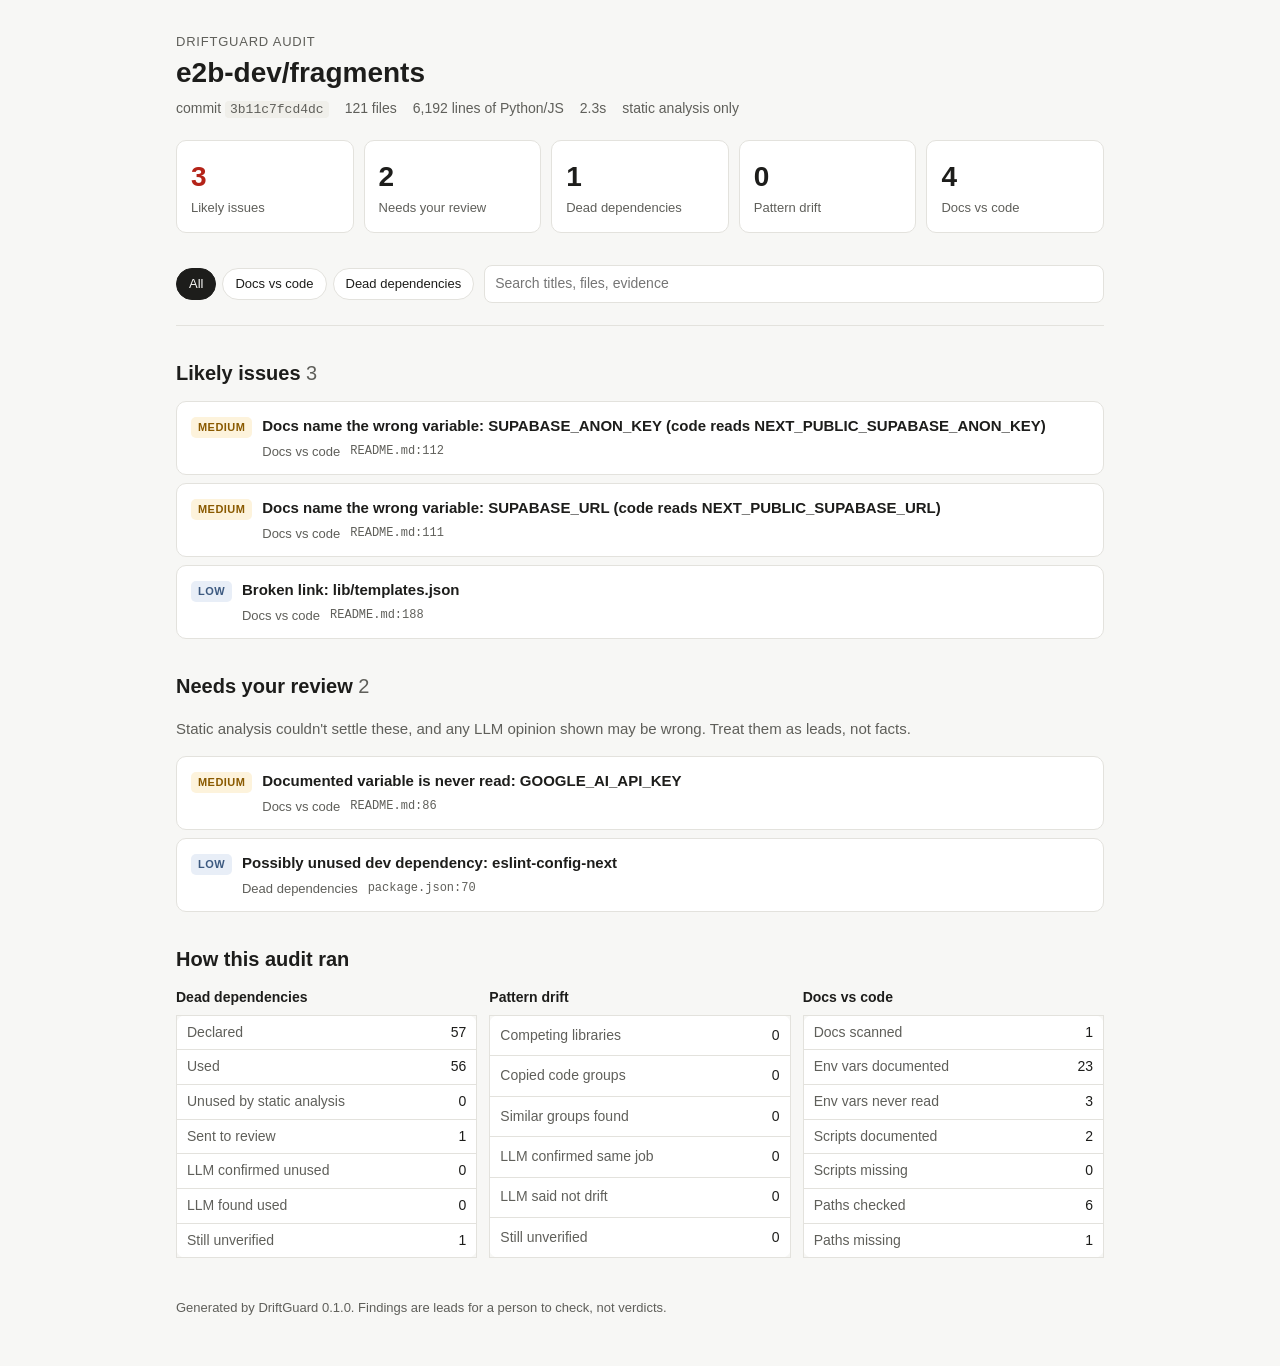
<file: docs/sample-report.html>
<!doctype html>
<html lang="en">
<head>
<meta charset="utf-8">
<meta name="viewport" content="width=device-width, initial-scale=1">
<meta http-equiv="Content-Security-Policy" content="default-src 'none'; style-src 'unsafe-inline'; script-src 'unsafe-inline'; img-src data:">
<title>DriftGuard: e2b-dev/fragments</title>
<style>:root{--bg:#f7f7f5;--panel:#fff;--text:#1d1d1b;--muted:#5f5f5a;--line:#e3e2dd;--accent:#2f5bd3;
--high:#b42318;--high-bg:#fdecea;--medium:#8a5a00;--medium-bg:#fdf3dc;--low:#3d5a80;--low-bg:#e8eef7;--code:#f0efea}
@media (prefers-color-scheme:dark){:root{--bg:#161615;--panel:#1f1f1d;--text:#ecebe6;--muted:#a3a29b;--line:#34332f;
--accent:#8aa8ff;--high:#ff9b8f;--high-bg:#3b1f1c;--medium:#f2c56b;--medium-bg:#3a2f17;--low:#9fb8dd;--low-bg:#1f2a3a;--code:#2a2926}}
*{box-sizing:border-box}body{margin:0;background:var(--bg);color:var(--text);
font:15px/1.55 -apple-system,BlinkMacSystemFont,"Segoe UI",Roboto,Helvetica,Arial,sans-serif}
main{max-width:960px;margin:0 auto;padding:32px 16px 48px;min-width:0}
header{margin-bottom:20px}.eyebrow{margin:0;color:var(--muted);font-size:13px;letter-spacing:.06em;text-transform:uppercase}
h1{margin:4px 0 8px;font-size:28px;line-height:1.2;overflow-wrap:anywhere}h2{font-size:20px;margin:32px 0 12px}
h3{font-size:14px;margin:14px 0 6px;color:var(--muted)}
.meta{display:flex;flex-wrap:wrap;gap:6px 16px;margin:0;color:var(--muted);font-size:14px}
code{font:13px/1.45 ui-monospace,SFMono-Regular,Menlo,Consolas,monospace;background:var(--code);padding:1px 5px;border-radius:4px;overflow-wrap:anywhere}
.tiles{display:grid;grid-template-columns:repeat(auto-fit,minmax(min(140px,100%),1fr));gap:10px}
.tile{background:var(--panel);border:1px solid var(--line);border-radius:10px;padding:14px}
.tile .value{font-size:28px;font-weight:650;font-variant-numeric:tabular-nums}.tile .label{color:var(--muted);font-size:13px}
.tile.likely .value{color:var(--high)}
.filters{position:sticky;top:0;z-index:1;background:var(--bg);padding:12px 0;margin-top:20px;border-bottom:1px solid var(--line);
display:flex;flex-wrap:wrap;gap:10px;align-items:center}
.chips{display:flex;flex-wrap:wrap;gap:6px}.chip{font:inherit;font-size:13px;padding:5px 12px;border-radius:999px;
border:1px solid var(--line);background:var(--panel);color:var(--text);cursor:pointer;min-height:32px}
.chip[aria-pressed=true]{background:var(--text);color:var(--bg);border-color:var(--text)}
.chip:focus-visible,.search input:focus-visible,summary:focus-visible,a:focus-visible{outline:2px solid var(--accent);outline-offset:2px}
.search{flex:1 1 220px;min-width:0}.search input{width:100%;font:inherit;font-size:14px;padding:7px 10px;border-radius:8px;
border:1px solid var(--line);background:var(--panel);color:var(--text);min-height:36px}
.shown{margin:0;color:var(--muted);font-size:13px;flex-basis:100%}
.count{color:var(--muted);font-weight:400}.note,.empty{color:var(--muted)}
.finding{background:var(--panel);border:1px solid var(--line);border-radius:10px;margin:8px 0}
.finding[hidden]{display:none}
summary{cursor:pointer;padding:12px 14px;display:grid;grid-template-columns:auto minmax(0,1fr);gap:4px 10px;align-items:baseline;list-style:none}
summary::-webkit-details-marker{display:none}
.title{font-weight:600;overflow-wrap:anywhere;min-width:0}.tags{grid-column:2;min-width:0;display:flex;flex-wrap:wrap;gap:4px 10px;color:var(--muted);font-size:13px}
.where{font-family:ui-monospace,SFMono-Regular,Menlo,Consolas,monospace;font-size:12px;overflow-wrap:anywhere}
.sev{font-size:11px;font-weight:700;letter-spacing:.04em;padding:2px 7px;border-radius:5px}
.sev.critical,.sev.high{color:var(--high);background:var(--high-bg)}.sev.medium{color:var(--medium);background:var(--medium-bg)}
.sev.low{color:var(--low);background:var(--low-bg)}
.body{padding:0 14px 14px;border-top:1px solid var(--line)}.body p{margin:10px 0}
.evidence{list-style:none;padding:0;margin:0;display:grid;gap:6px}.evidence li{display:flex;flex-wrap:wrap;gap:4px 8px;align-items:baseline;min-width:0}.evidence code{min-width:0}
a{color:var(--accent)}.file{font-family:ui-monospace,SFMono-Regular,Menlo,Consolas,monospace;font-size:13px;overflow-wrap:anywhere}
.fix{background:var(--code);padding:8px 10px;border-radius:8px}.facts{color:var(--muted);font-size:13px}
.stats{display:grid;grid-template-columns:repeat(auto-fit,minmax(min(260px,100%),1fr));gap:12px}
table{width:100%;border-collapse:collapse;background:var(--panel);border:1px solid var(--line);border-radius:10px;font-size:14px}
caption{text-align:left;font-weight:600;padding:0 0 6px}th,td{padding:6px 10px;border-top:1px solid var(--line);text-align:left}
td{text-align:right;font-variant-numeric:tabular-nums}th{font-weight:400;color:var(--muted)}
footer{margin-top:40px;color:var(--muted);font-size:13px}
.visually-hidden{position:absolute;width:1px;height:1px;overflow:hidden;clip:rect(0 0 0 0);white-space:nowrap}
@media print{.filters{display:none}details{break-inside:avoid}}
</style>
</head>
<body>
<main>
<header>
<p class="eyebrow">DriftGuard audit</p>
<h1>e2b-dev/fragments</h1>
<p class="meta"><span>commit <code>3b11c7fcd4dc</code></span><span>121 files</span><span>6,192 lines of Python/JS</span><span>2.3s</span><span>static analysis only</span></p>
</header>
<section class="tiles" aria-label="Summary">
<div class="tile likely"><div class="value">3</div><div class="label">Likely issues</div></div>
<div class="tile review"><div class="value">2</div><div class="label">Needs your review</div></div>
<div class="tile agent"><div class="value">1</div><div class="label">Dead dependencies</div></div>
<div class="tile agent"><div class="value">0</div><div class="label">Pattern drift</div></div>
<div class="tile agent"><div class="value">4</div><div class="label">Docs vs code</div></div>
</section>
<nav class="filters" aria-label="Filter findings" hidden>
<div class="chips" role="group" aria-label="Agent"><button type="button" class="chip" aria-pressed="true" data-agent="">All</button><button type="button" class="chip" aria-pressed="false" data-agent="spec-drift">Docs vs code</button><button type="button" class="chip" aria-pressed="false" data-agent="dead-dep">Dead dependencies</button></div>
<label class="search"><span class="visually-hidden">Search findings</span><input type="search" placeholder="Search titles, files, evidence" autocomplete="off"></label>
<p class="shown" aria-live="polite"></p>
</nav>
<section id="likely"><h2>Likely issues <span class="count">3</span></h2>
<details class="finding" data-agent="spec-drift">
<summary><span class="sev medium">MEDIUM</span><span class="title">Docs name the wrong variable: SUPABASE_ANON_KEY (code reads NEXT_PUBLIC_SUPABASE_ANON_KEY)</span><span class="tags"><span class="tag">Docs vs code</span><span class="where">README.md:112</span></span></summary>
<div class="body">
<p>The docs tell readers to set SUPABASE_ANON_KEY, but the code reads NEXT_PUBLIC_SUPABASE_ANON_KEY. Following the docs leaves the setting empty, and the framework only exposes the prefixed name to browser code.</p>
<p class="loc"><a class="file" href="https://github.com/e2b-dev/fragments/blob/3b11c7fcd4dcc37b2f1effde35960cf6ec4bd3c7/README.md#L112" rel="noopener noreferrer" target="_blank">README.md:112</a></p>
<h3>Evidence</h3>
<ul class="evidence">
<li><a class="file" href="https://github.com/e2b-dev/fragments/blob/3b11c7fcd4dcc37b2f1effde35960cf6ec4bd3c7/README.md#L112" rel="noopener noreferrer" target="_blank">README.md:112</a><code>SUPABASE_ANON_KEY=</code></li>
</ul>
<p class="fix"><strong>Fix:</strong> Change the docs to NEXT_PUBLIC_SUPABASE_ANON_KEY.</p>
<p class="facts">Confidence high · decided by static analysis · <code>env-var</code></p>
</div>
</details>
<details class="finding" data-agent="spec-drift">
<summary><span class="sev medium">MEDIUM</span><span class="title">Docs name the wrong variable: SUPABASE_URL (code reads NEXT_PUBLIC_SUPABASE_URL)</span><span class="tags"><span class="tag">Docs vs code</span><span class="where">README.md:111</span></span></summary>
<div class="body">
<p>The docs tell readers to set SUPABASE_URL, but the code reads NEXT_PUBLIC_SUPABASE_URL. Following the docs leaves the setting empty, and the framework only exposes the prefixed name to browser code.</p>
<p class="loc"><a class="file" href="https://github.com/e2b-dev/fragments/blob/3b11c7fcd4dcc37b2f1effde35960cf6ec4bd3c7/README.md#L111" rel="noopener noreferrer" target="_blank">README.md:111</a></p>
<h3>Evidence</h3>
<ul class="evidence">
<li><a class="file" href="https://github.com/e2b-dev/fragments/blob/3b11c7fcd4dcc37b2f1effde35960cf6ec4bd3c7/README.md#L111" rel="noopener noreferrer" target="_blank">README.md:111</a><code>SUPABASE_URL=</code></li>
</ul>
<p class="fix"><strong>Fix:</strong> Change the docs to NEXT_PUBLIC_SUPABASE_URL.</p>
<p class="facts">Confidence high · decided by static analysis · <code>env-var</code></p>
</div>
</details>
<details class="finding" data-agent="spec-drift">
<summary><span class="sev low">LOW</span><span class="title">Broken link: lib/templates.json</span><span class="tags"><span class="tag">Docs vs code</span><span class="where">README.md:188</span></span></summary>
<div class="body">
<p>This link points at a file that isn&#39;t in the repo, so readers get a 404.</p>
<p class="loc"><a class="file" href="https://github.com/e2b-dev/fragments/blob/3b11c7fcd4dcc37b2f1effde35960cf6ec4bd3c7/README.md#L188" rel="noopener noreferrer" target="_blank">README.md:188</a></p>
<h3>Evidence</h3>
<ul class="evidence">
<li><a class="file" href="https://github.com/e2b-dev/fragments/blob/3b11c7fcd4dcc37b2f1effde35960cf6ec4bd3c7/README.md#L188" rel="noopener noreferrer" target="_blank">README.md:188</a><code>7. Open [lib/templates.json](lib/templates.json) in your code editor.</code></li>
</ul>
<p class="fix"><strong>Fix:</strong> Point the link at the file&#39;s new location, or remove it.</p>
<p class="facts">Confidence high · decided by static analysis · <code>missing-file</code></p>
</div>
</details>
</section>
<section id="review"><h2>Needs your review <span class="count">2</span></h2>
<p class="note">Static analysis couldn't settle these, and any LLM opinion shown may be wrong. Treat them as leads, not facts.</p>
<details class="finding" data-agent="spec-drift">
<summary><span class="sev medium">MEDIUM</span><span class="title">Documented variable is never read: GOOGLE_AI_API_KEY</span><span class="tags"><span class="tag">Docs vs code</span><span class="where">README.md:86</span></span></summary>
<div class="body">
<p>The docs tell readers to set GOOGLE_AI_API_KEY and no code mentions it by name, but the @ai-sdk/google may read it on its own.</p>
<p class="loc"><a class="file" href="https://github.com/e2b-dev/fragments/blob/3b11c7fcd4dcc37b2f1effde35960cf6ec4bd3c7/README.md#L86" rel="noopener noreferrer" target="_blank">README.md:86</a></p>
<h3>Evidence</h3>
<ul class="evidence">
<li><a class="file" href="https://github.com/e2b-dev/fragments/blob/3b11c7fcd4dcc37b2f1effde35960cf6ec4bd3c7/README.md#L86" rel="noopener noreferrer" target="_blank">README.md:86</a><code>GOOGLE_AI_API_KEY=</code></li>
</ul>
<p class="fix"><strong>Fix:</strong> If the setting was removed, delete it from the docs. If it was renamed, document the new name.</p>
<p class="facts">Confidence low · decided by nobody yet · <code>env-var</code></p>
</div>
</details>
<details class="finding" data-agent="dead-dep">
<summary><span class="sev low">LOW</span><span class="title">Possibly unused dev dependency: eslint-config-next</span><span class="tags"><span class="tag">Dead dependencies</span><span class="where">package.json:70</span></span></summary>
<div class="body">
<p>Build or lint tool with no direct reference. It may be configured under a short name or run by hand.</p>
<p class="loc"><a class="file" href="https://github.com/e2b-dev/fragments/blob/3b11c7fcd4dcc37b2f1effde35960cf6ec4bd3c7/package.json#L70" rel="noopener noreferrer" target="_blank">package.json:70</a></p>
<p class="fix"><strong>Fix:</strong> Check whether anything needs eslint-config-next first. If not, remove it from package.json and run your tests and build.</p>
<p class="facts">Confidence low · decided by nobody yet · <code>unused-dependency</code></p>
</div>
</details>
</section>
<section class="details"><h2>How this audit ran</h2>
<div class="stats">
<table><caption>Dead dependencies</caption><tbody>
<tr><th scope="row">Declared</th><td>57</td></tr>
<tr><th scope="row">Used</th><td>56</td></tr>
<tr><th scope="row">Unused by static analysis</th><td>0</td></tr>
<tr><th scope="row">Sent to review</th><td>1</td></tr>
<tr><th scope="row">LLM confirmed unused</th><td>0</td></tr>
<tr><th scope="row">LLM found used</th><td>0</td></tr>
<tr><th scope="row">Still unverified</th><td>1</td></tr>
</tbody></table>
<table><caption>Pattern drift</caption><tbody>
<tr><th scope="row">Competing libraries</th><td>0</td></tr>
<tr><th scope="row">Copied code groups</th><td>0</td></tr>
<tr><th scope="row">Similar groups found</th><td>0</td></tr>
<tr><th scope="row">LLM confirmed same job</th><td>0</td></tr>
<tr><th scope="row">LLM said not drift</th><td>0</td></tr>
<tr><th scope="row">Still unverified</th><td>0</td></tr>
</tbody></table>
<table><caption>Docs vs code</caption><tbody>
<tr><th scope="row">Docs scanned</th><td>1</td></tr>
<tr><th scope="row">Env vars documented</th><td>23</td></tr>
<tr><th scope="row">Env vars never read</th><td>3</td></tr>
<tr><th scope="row">Scripts documented</th><td>2</td></tr>
<tr><th scope="row">Scripts missing</th><td>0</td></tr>
<tr><th scope="row">Paths checked</th><td>6</td></tr>
<tr><th scope="row">Paths missing</th><td>1</td></tr>
</tbody></table>
</div>
</section>
<footer>Generated by DriftGuard 0.1.0. Findings are leads for a person to check, not verdicts.</footer>
</main>
<script>(()=>{const nav=document.querySelector('.filters');if(!nav)return;nav.hidden=false;
const chips=[...nav.querySelectorAll('.chip')],input=nav.querySelector('input'),shown=nav.querySelector('.shown'),
cards=[...document.querySelectorAll('.finding')];let agent='';
function apply(){const q=input.value.trim().toLowerCase();let n=0;
for(const c of cards){const ok=(!agent||c.dataset.agent===agent)&&(!q||c.textContent.toLowerCase().includes(q));c.hidden=!ok;if(ok)n++;}
for(const s of document.querySelectorAll('section[id]')){const all=s.querySelectorAll('.finding').length,
vis=s.querySelectorAll('.finding:not([hidden])').length,count=s.querySelector('.count');if(count)count.textContent=all===vis?all:vis+' of '+all;}
shown.textContent=n===cards.length?'':'Showing '+n+' of '+cards.length+' findings';}
chips.forEach(b=>b.addEventListener('click',()=>{agent=b.dataset.agent;chips.forEach(x=>x.setAttribute('aria-pressed',String(x===b)));apply();}));
input.addEventListener('input',apply);})();
</script>
</body>
</html>
</file>
